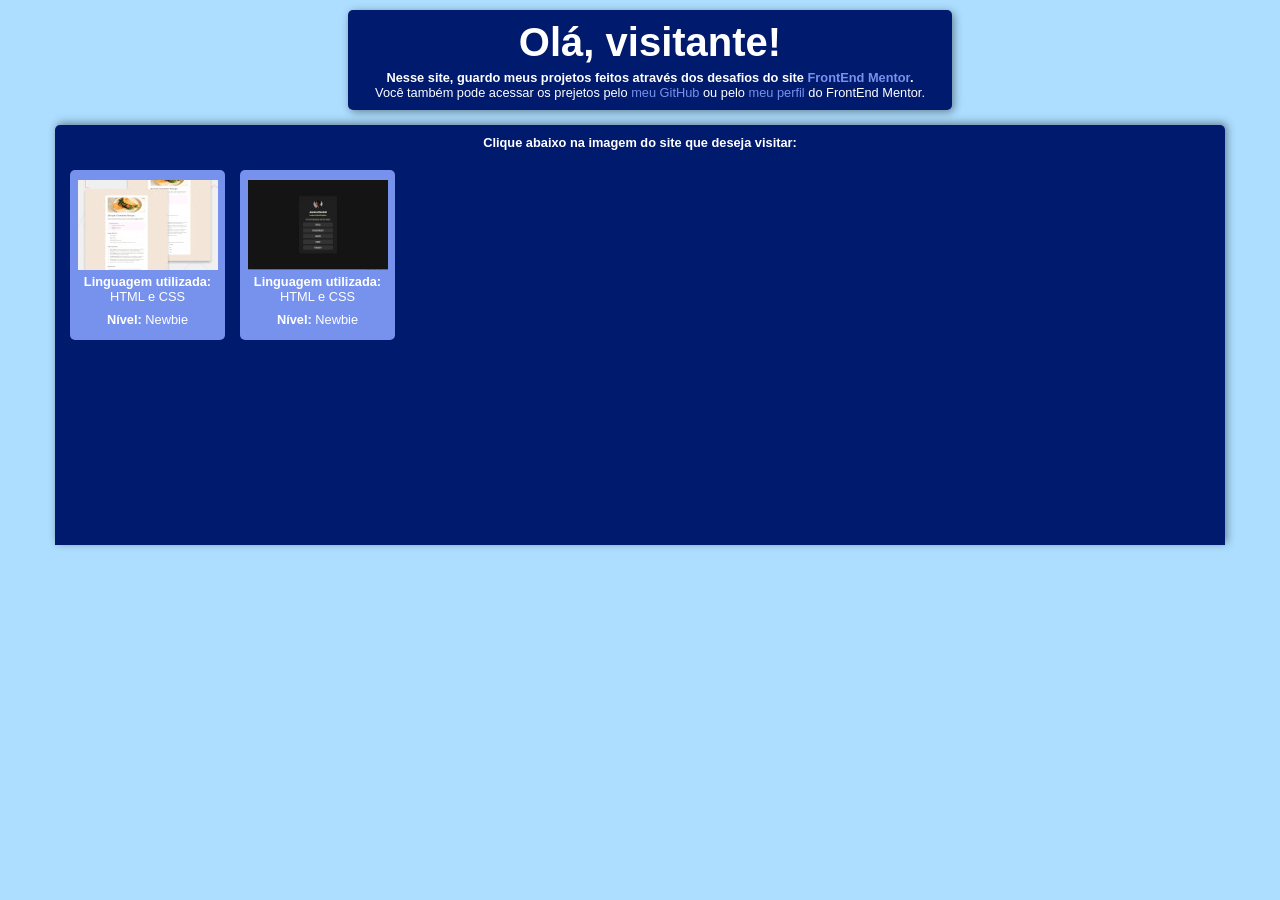
<file: FrontEnd/frontendmentor/index.html>
<!DOCTYPE html>
<html lang="pt-br">
<head>
    <meta charset="UTF-8">
    <meta name="viewport" content="width=device-width, initial-scale=1.0">
    <title>Meus Desafios do FrontEnd</title>
    <link rel="shortcut icon" href="assets/images/Favicon.png" type="image/x-icon">
    <link rel="stylesheet" href="assets/styles/vars.css">
    <link rel="stylesheet" href="assets/styles/style.css">
    <link rel="stylesheet" href="assets/styles/screen.css" media="screen and (max-width: 600px)" >
</head>
<body>
    <header>
        <h1>Olá, visitante!</h1>
        <h3>Nesse site, guardo meus projetos feitos através dos desafios do site <a href="https://www.frontendmentor.io" target="_blank">FrontEnd Mentor</a>.</h3>
        <p>Você também pode acessar os prejetos pelo <a href="https://github.com/AnaBMaciel" target="_blank">meu GitHub</a> ou pelo <a href="https://www.frontendmentor.io/profile/AnaBMaciel" target="_blank">meu perfil</a> do FrontEnd Mentor.</p>
    </header>
    <main>
        <h3>Clique abaixo na imagem do site que deseja visitar:</h3>
        <div class="info">
            <div class="det">
                <a href="projetos/recipe-page/index.html">
                    <img src="assets/images/capas-dos-projetos/preview-recipe-pagepq.jpg" alt="">
                </a>
                <p><strong>Linguagem utilizada:</strong> HTML e CSS</p>
                <br>
                <p class="level"><strong>Nível:</strong> Newbie</p>
            </div>
            <div class="det">
                <a href="projetos/social-links-profile/index.html">
                    <img src="assets/images/capas-dos-projetos/preview-social-links-profile-pq.jpg" alt="">
                </a>
                <p><strong>Linguagem utilizada:</strong> HTML e CSS</p>
                <br>
                <p class="level"><strong>Nível:</strong> Newbie</p>
            </div>
        </div>
    </main>
</body>
</html>
</file>
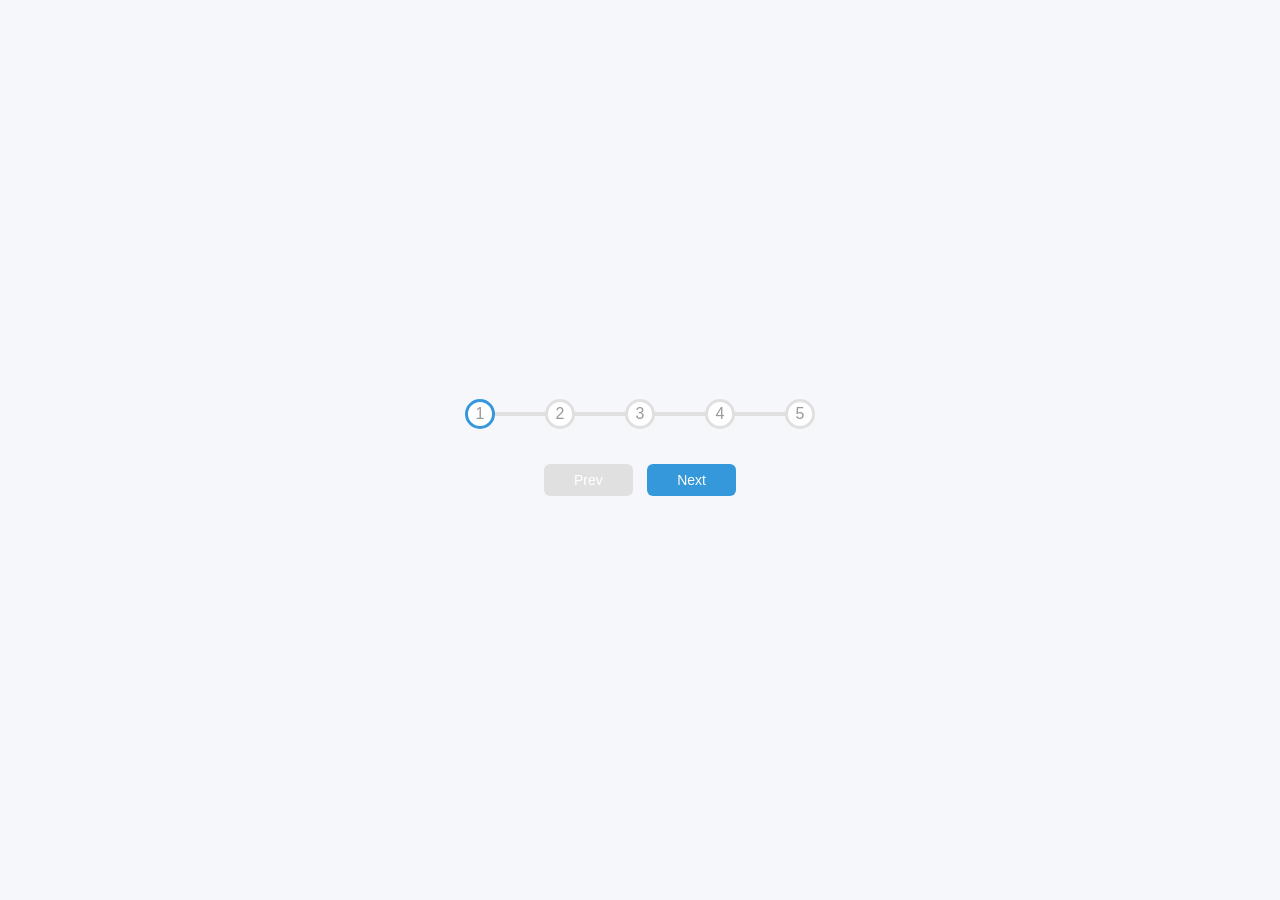
<file: FrontEnd/50daysproject/day-2/index.html>
<!DOCTYPE html>
<html lang="pt-br">
<head>
    <meta charset="UTF-8">
    <meta name="viewport" content="width=device-width, initial-scale=1.0">
    <link rel="stylesheet" href="style.css">
    <title>Progress Steps</title>
</head>
<body>
    <div class="container">
        <div class="progress-container">
            <div class="progress" id="progress"></div>
            <div class="circle active">1</div>
            <div class="circle">2</div>
            <div class="circle">3</div>
            <div class="circle">4</div>
            <div class="circle">5</div>
        </div>

        <button class="btn" id="prev" disabled>Prev</button>
        <button class="btn" id="next">Next</button>
    </div>
    
    <script src="script.js"></script>
</body>
</html>
</file>
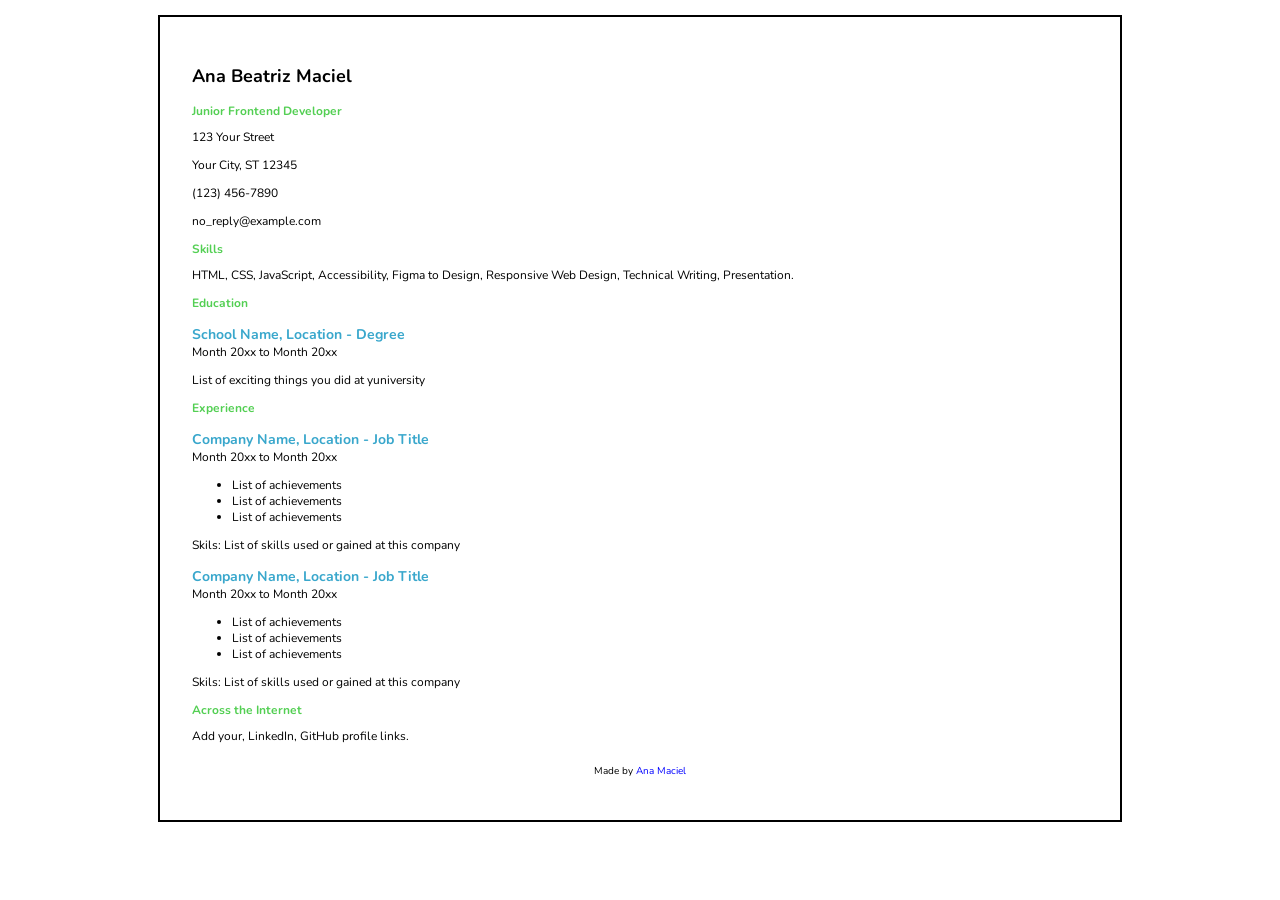
<file: FrontEnd/roadmap.fe/single-page-html-cv-project/index.html>
<!DOCTYPE html>
<html lang="pt-br">
<head>
    <meta charset="UTF-8">
     <meta name="viewport" content="width=device-width, initial-scale=1.0">
    <meta name="description" content="A structured single-page CV for a Intern position">
    <meta name="viewport" content="width=device-width, initial-scale=1.0">
    <title>My CV</title>
    <link rel="stylesheet" href="style.css">
    <link rel="shortcut icon" href="assets/favicon.png" type="image/x-icon">

    <!-- Add OG tags for better social media sharing -->
    <meta property="og:title" content="My CV">
    <meta property="og:description" content="A structured single-page CV for a Junior Frontend Developer position">
    <meta property="og:type" content="website">

    <style>
@import url('https://fonts.googleapis.com/css2?family=Nunito:ital,wght@0,200..1000;1,200..1000&display=swap');
</style>
    
</head>
<body>
    <section>
        <h1>Ana Beatriz Maciel</h1>
        <h2>Junior Frontend Developer</h2>
        <p>123 Your Street</p>
        <p>Your City, ST 12345</p>
        <p>(123) 456-7890</p>
        <p>no_reply@example.com</p>
    </section>

    <section>
        <h2>Skills</h2>
        <p>HTML, CSS, JavaScript, Accessibility, Figma to Design, Responsive Web Design, Technical Writing, Presentation.</p>
    </section>

    <section>
        <h2>Education</h2>
        <h3>School Name, Location - Degree</h3>
        <p>Month 20xx to Month 20xx</p>
        <p>List of exciting things you did at yuniversity</p>
    </section>

    <section>
        <h2>Experience</h2>
        <h3>Company Name, Location - Job Title</h3>
        <p>Month 20xx to Month 20xx</p>
        <ul>
            <li>List of achievements</li>
            <li>List of achievements</li>
            <li>List of achievements</li>   
        </ul>
        <p>Skils: List of skills used or gained at this company</p>
        
        <h3>Company Name, Location - Job Title</h3>
        <p>Month 20xx to Month 20xx</p>
        <ul>
            <li>List of achievements</li>
            <li>List of achievements</li>
            <li>List of achievements</li>   
        </ul>
        <p>Skils: List of skills used or gained at this company</p>
    </section>

    <h2>Across the Internet</h2>
    <p>Add your, LinkedIn, GitHub profile links.</p>

    <footer>
        <p>Made by <a href="https://github.com/AnaBMaciel" target="_blank">Ana Maciel</a></p>
    </footer>

</body>
</html>
</file>
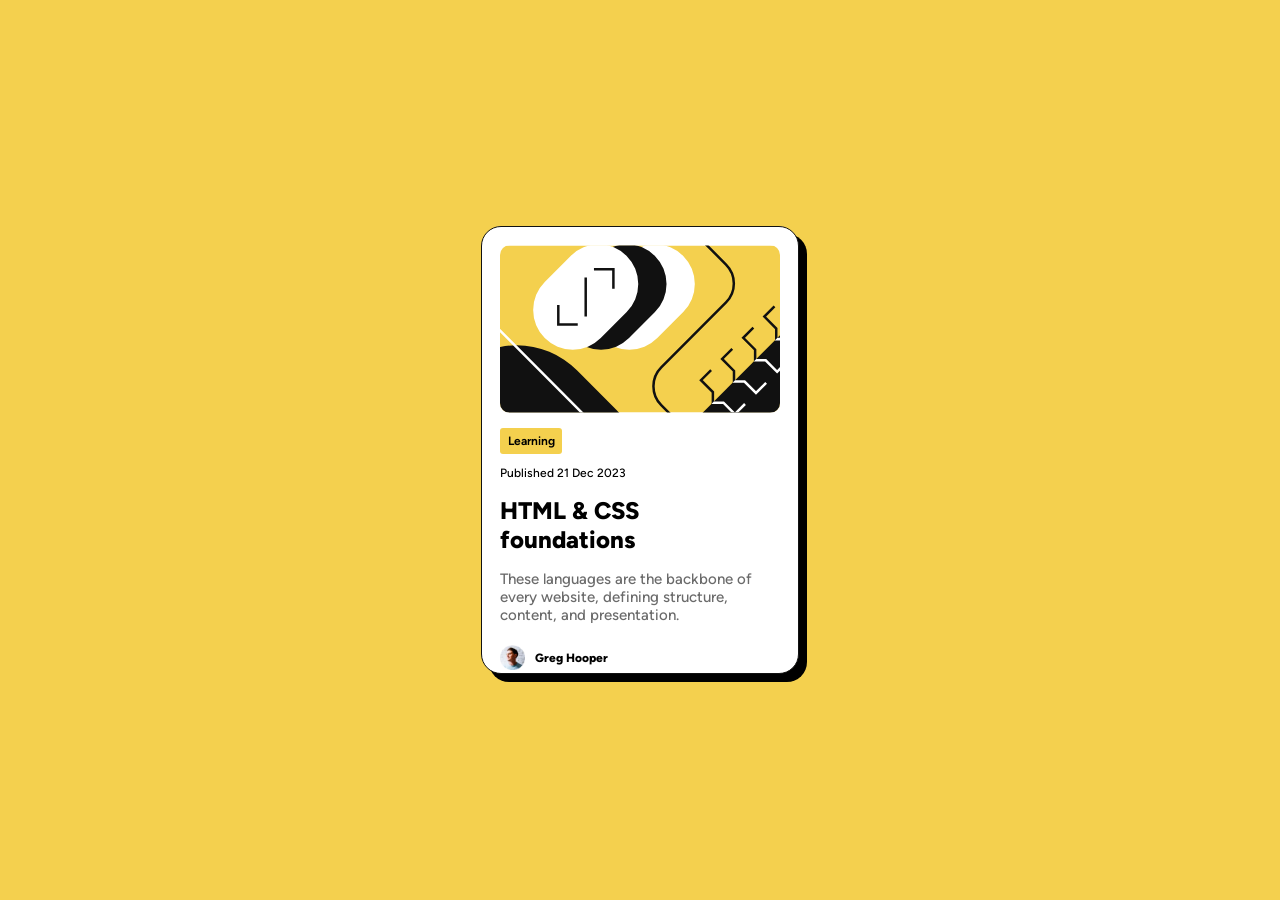
<file: FrontEnd/frontendmentor/projetos/blog-preview-card/index.html>
<!DOCTYPE html>
<html lang="pt-br">
<head>
    <meta charset="UTF-8">
    <meta name="viewport" content="width=device-width, initial-scale=1.0">
    <link rel="shortcut icon" href="assets/images/favicon-32x32.png" type="image/x-icon">
    <link rel="stylesheet" href="styles/style.css">
    <link rel="stylesheet" href="styles/style-mobile.css" media="(max-width: 468px)">
    <title>Blog Preview Card</title>
</head>
<body>
    <main>
        <img src="assets/images/illustration-article.svg" alt="a design illustration with abstract shapes with the colors white, black and yellow" id="card" class="content">
        <p id="learning" class="content">Learning</p>
        <p id="date" class="content">Published 21 Dec 2023</p>
        <h1 class="content">HTML & CSS foundations</h1>
        <p class="content" id="paragraph">These languages are the backbone of every website, defining structure, content, and presentation.</p>
        <div id="author" class="content">
            <img src="assets/images/image-avatar.webp" alt="a photo of a young white man with brown hair" id="avatar">
            <p>Greg Hooper</p>
        </div>
    </main>
</body>
</html>
</file>
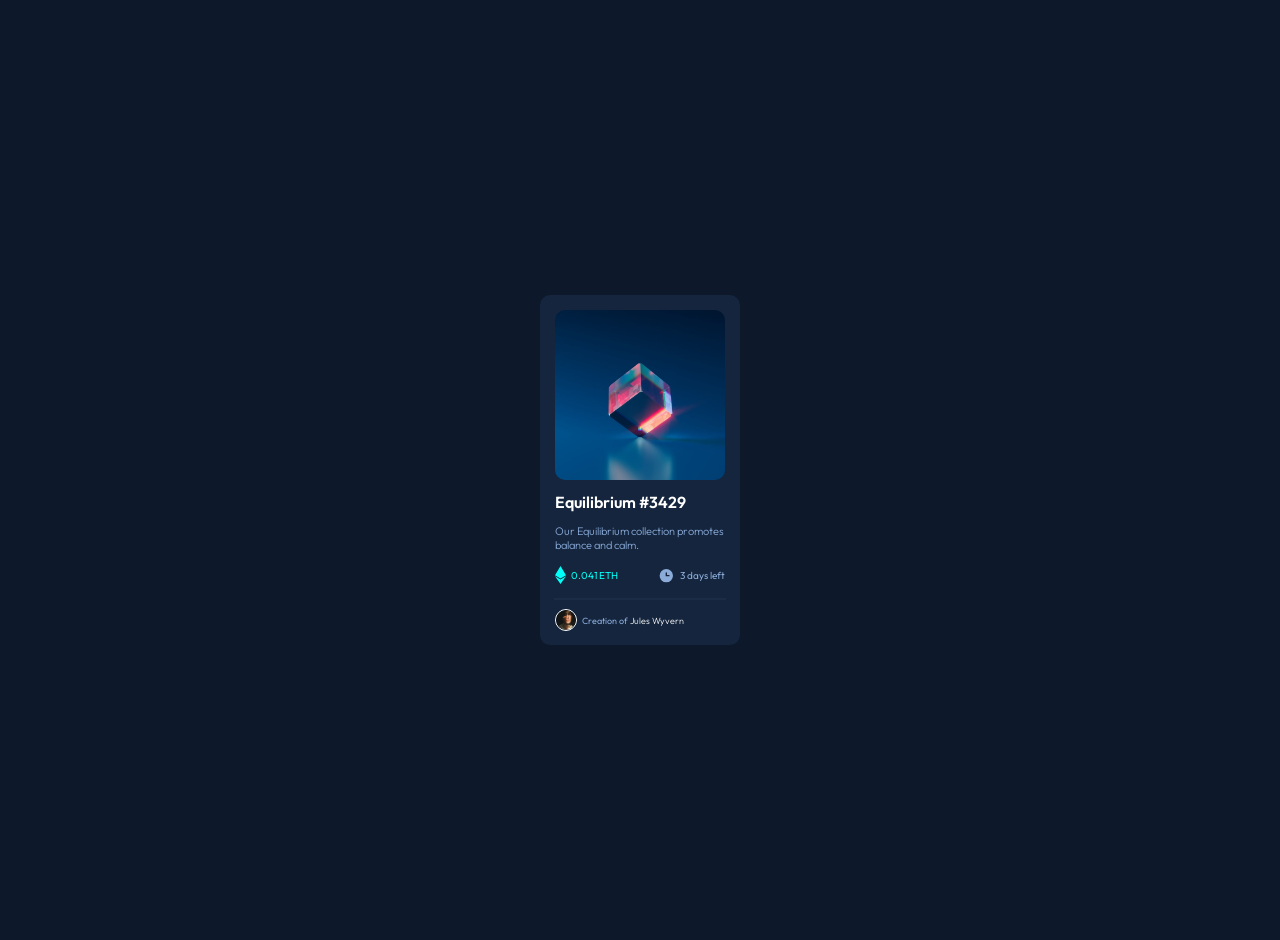
<file: FrontEnd/frontendmentor/projetos/nft-card/index.html>
<!DOCTYPE html>
<html lang="pt-br">
<head>
    <meta charset="UTF-8">
    <meta name="viewport" content="width=device-width, initial-scale=1.0">
    <title>NFT Card</title>
    <link rel="icon" href="assets/images/favicon-32x32.png" type="image/x-icon">
    <link rel="stylesheet" href="assets/styles/vars.css">
    <link rel="stylesheet" href="assets/styles/style.css">
</head>

<body>
    <main>
        <div class="img"><img class="nft-image" src="assets/images/image-equilibrium.jpg">

         <div class="eye">
            <img src="assets/images/icon-view.svg">
        </div>
        </div>
       
        <div class="text">
            <a class="link" href="">Equilibrium #3429</a>
            <p>Our Equilibrium collection promotes balance and calm.</p>
        </div>
        <div class="price-time">
            <div class="price">
                <img src="assets/images/icon-ethereum.svg">
                <p>0.041 ETH</p>
            </div>
            <div class="time">
                <img src="assets/images/icon-clock.svg">
                <p>3 days left</p>
            </div>
        </div>
        <hr class="line">
        <div class="author">
            <img src="assets/images/image-avatar.png">
            <p>Creation of <a class="link" href="">Jules Wyvern</a></p>
        </div>
    </main>
</body>
</html>
</file>
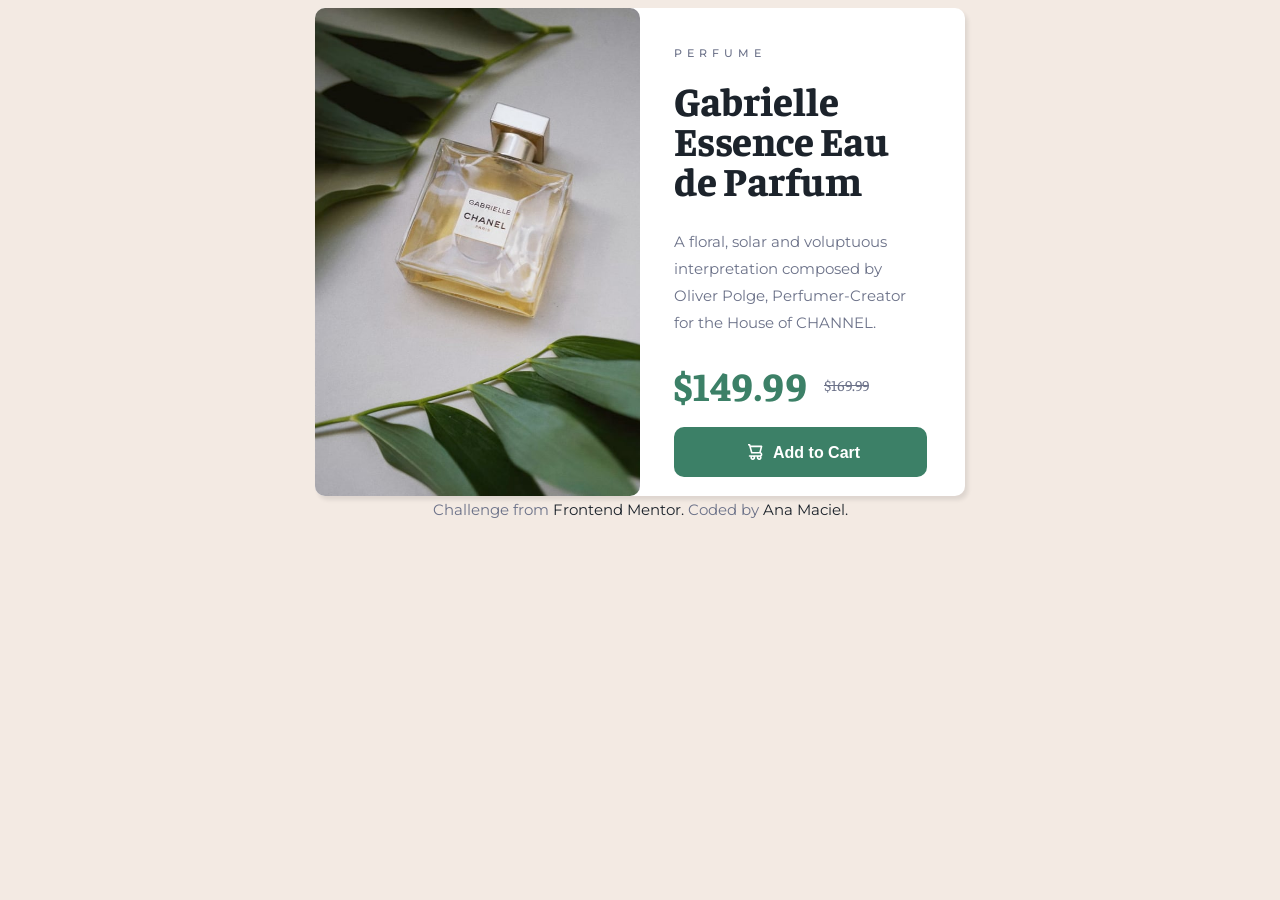
<file: FrontEnd/frontendmentor/projetos/product-preview-card-component-main/index.html>
<!DOCTYPE html>
<html lang="pt-br">
<head>
    <meta charset="UTF-8">
    <meta name="viewport" content="width=device-width, initial-scale=1.0">
    <link rel="shortcut icon" href="assets/images/favicon-32x32.png" type="image/x-icon">
    <link rel="stylesheet" href="assets/styles/vars.css">
    <link rel="stylesheet" href="assets/styles/style.css">
    <link rel="stylesheet" href="assets/styles/style-mobile.css" media="screen and (max-width: 468px)" >

    <!-- Adding some fonts from Google Fonts -->
     <link rel="preconnect" href="https://fonts.googleapis.com">
    <link rel="preconnect" href="https://fonts.gstatic.com" crossorigin>
    <link href="https://fonts.googleapis.com/css2?family=Faustina:ital,wght@0,300..800;1,300..800&family=Montserrat:ital,wght@0,100..900;1,100..900&display=swap" rel="stylesheet">
    
    <title>Product preview card component main</title>
</head>
<body>
    <main>
        <picture> 
            <source 
            media="(max-width: 767px)" 
            srcset="assets/images/image-product-mobile.jpg">
            <img id="desktop" src="assets/images/image-product-desktop.jpg" alt="a bottle of perfume">
        </picture>

        <section>
            <h2>Perfume</h2>
            <h1>Gabrielle Essence Eau de Parfum</h1>
            <p id="describe">A floral, solar and voluptuous interpretation composed by Oliver Polge, Perfumer-Creator for the House of CHANNEL.</p>
            <div id="price">
                <p id="new">$149.99</p>
                <p id="old">$169.99</p>
            </div>
            <button>
                <img src="assets/images/icon-cart.svg" alt="a draw of a shopping cart">
                <p>Add to Cart</p>
            </button>
        </section>
    </main>

    <footer>
        <p>Challenge from <a href="https://www.frontendmentor.io/challenges">Frontend Mentor.</a> Coded by <a href="https://github.com/AnaBMaciel">Ana Maciel.</a></p>
    </footer>
</body>
</html>
</file>
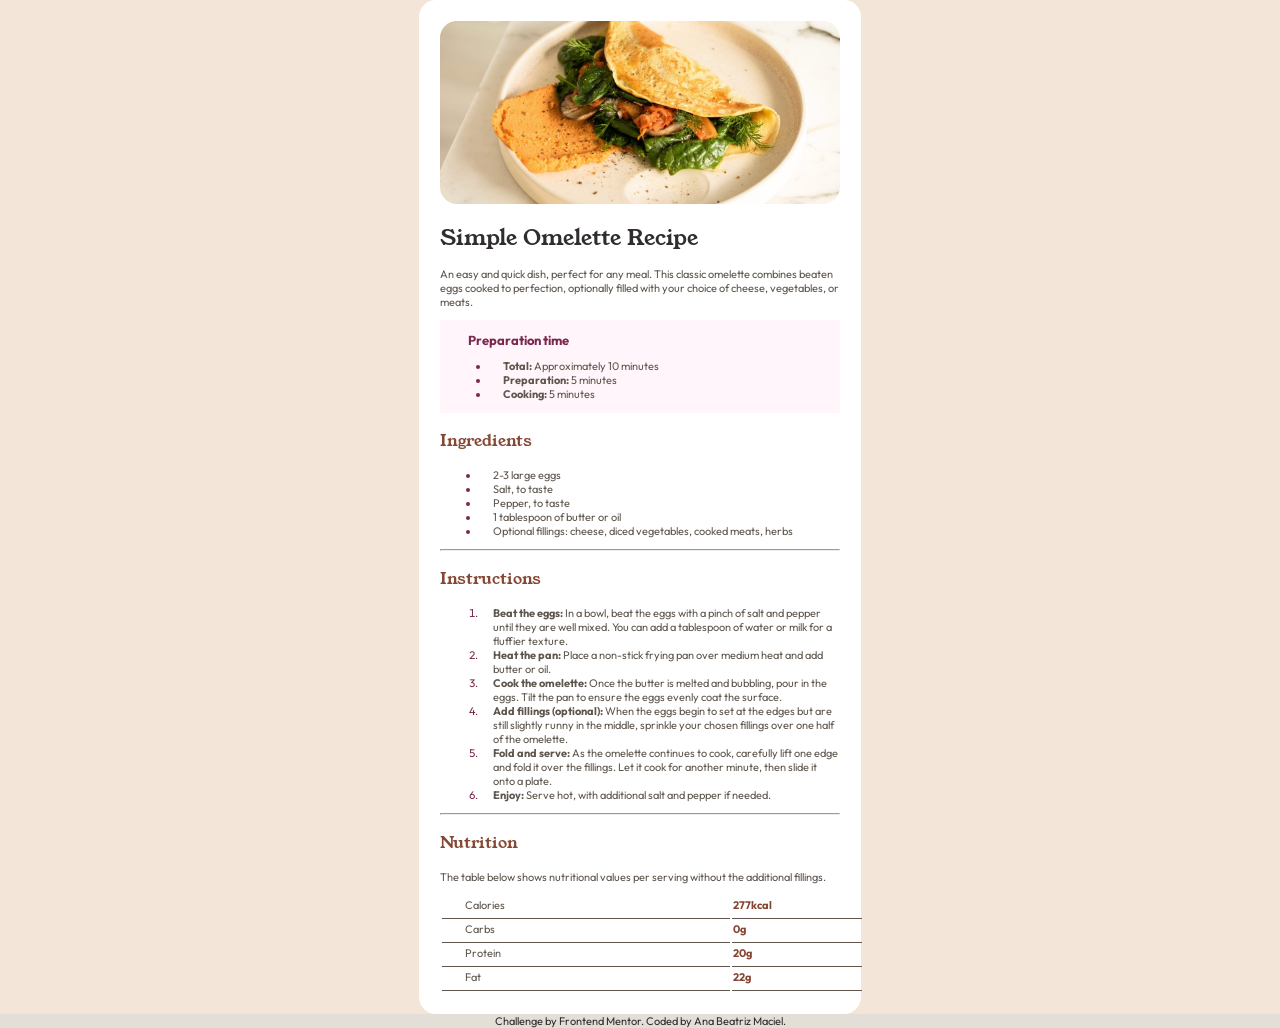
<file: FrontEnd/frontendmentor/projetos/recipe-page/index.html>
<!DOCTYPE html>
<html lang="pt-br">
<head>
    <meta charset="UTF-8">
    <meta name="viewport" content="width=device-width, initial-scale=1.0">
    <title>Recipe Page</title>
    <link rel="stylesheet" href="style.css">
    <link rel="shortcut icon" href="images/favicon-32x32.png" type="image/x-icon">
</head>
<body>
    <main>
        <img src="images/image-omelette.jpeg" alt="Imagem de uma omelete recheada">
        <h1>Simple Omelette Recipe</h1>

        <p>An easy and quick dish, perfect for any meal. This classic omelette combines beaten eggs cooked to perfection, optionally filled with your choice of cheese, vegetables, or meats.</p> 
        
        <aside>
            <h2>Preparation time</h2> 
            <ul>
                <li><strong>Total:</strong> Approximately 10 minutes </li>
                <li><strong>Preparation:</strong> 5 minutes </li>
                <li><strong>Cooking:</strong> 5 minutes</li>
            </ul> 
        </aside>
        
        <h3>Ingredients</h3> 
            <ul>
                <li>2-3 large eggs</li>
                <li>Salt, to taste</li>
                <li>Pepper, to taste</li>
                <li>1 tablespoon of butter or oil</li>
                <li>Optional fillings: cheese, diced vegetables, cooked meats, herbs</li>
            </ul>
        <hr>
        <h3>Instructions</h3> 
        <ol>
            <li><strong>Beat the eggs:</strong> In a bowl, beat the eggs with a pinch of salt and pepper until they are well mixed. You can add a tablespoon of water or milk for a fluffier texture.</li>
            <li><strong>Heat the pan:</strong> Place a non-stick frying pan over medium heat and add butter or oil.</li>
            <li><strong>Cook the omelette:</strong> Once the butter is melted and bubbling, pour in the eggs. Tilt the pan to ensure the eggs evenly coat the surface.</li>
            <li><strong>Add fillings (optional):</strong> When the eggs begin to set at the edges but are still slightly runny in the middle, sprinkle your chosen fillings over one half of the omelette.</li>
            <li><strong>Fold and serve:</strong> As the omelette continues to cook, carefully lift one edge and fold it over the fillings. Let it cook for another minute, then slide it onto a plate.</li>
            <li><strong>Enjoy:</strong> Serve hot, with additional salt and pepper if needed.</li>
        </ol>
        <hr>
        <h3>Nutrition</h3>
         <p>The table below shows nutritional values per serving without the additional fillings.</p>
         <table>
            <tr>
                <td class="coluna1">Calories</td>
                <td class="coluna2">277kcal</td>
            </tr>
            <tr>
                <td class="coluna1">Carbs</td>
                <td class="coluna2">0g</td>
            </tr>
            <tr>
                <td class="coluna1">Protein</td>
                <td class="coluna2">20g</td>
            </tr>
            <tr>
                <td class="coluna1">Fat</td>
                <td class="coluna2">22g</td>
            </tr>
         </table>
    </main>
    <footer>Challenge by <a href="https://www.frontendmentor.io/">Frontend Mentor</a>. Coded by <a href="https://github.com/AnaBMaciel">Ana Beatriz Maciel</a>.</footer>
</body>
</html>
</file>
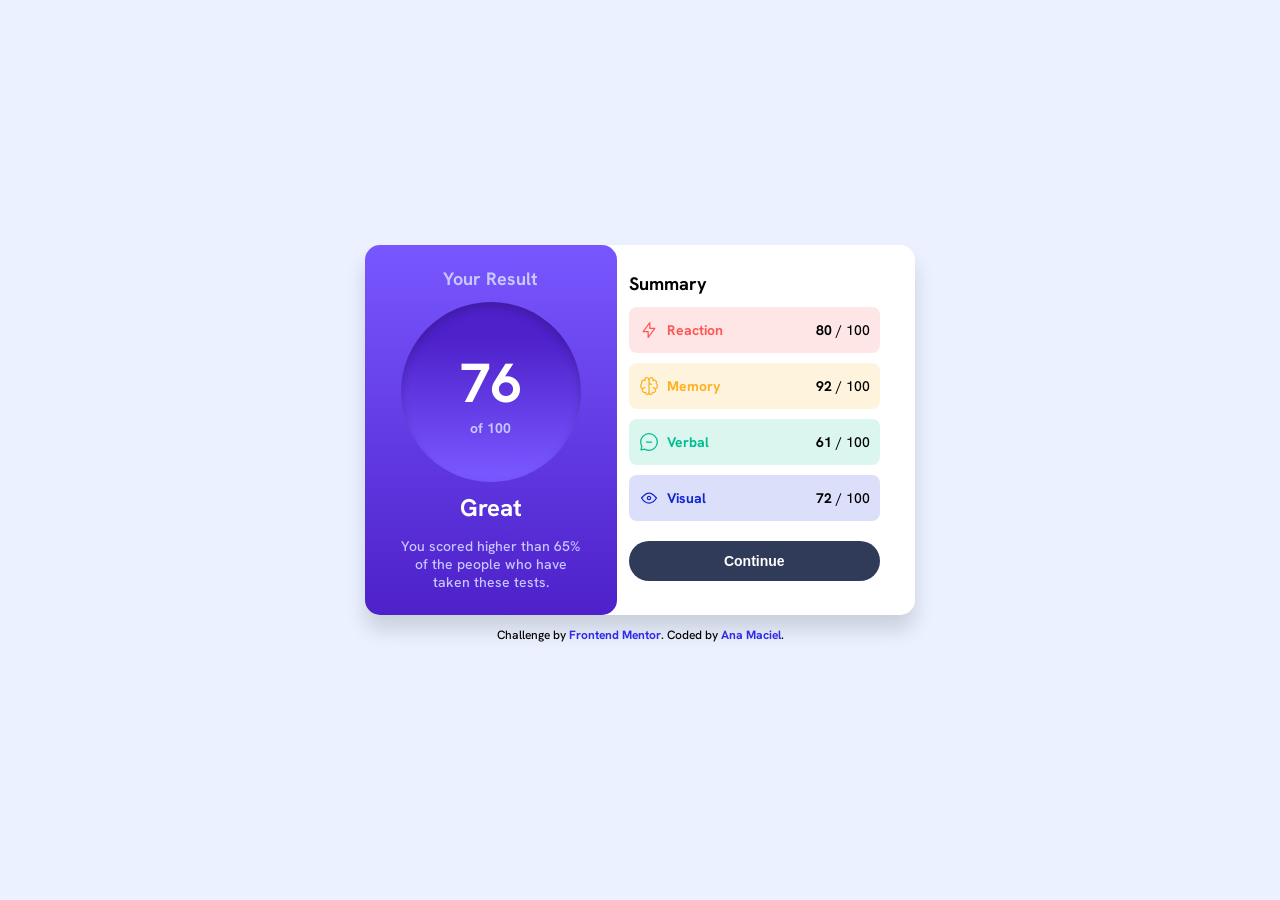
<file: FrontEnd/frontendmentor/projetos/result-summary-component/index.html>
<!DOCTYPE html>
<html lang="pt-br">
<head>
    <meta charset="UTF-8">
    <meta name="viewport" content="width=device-width, initial-scale=1.0">
    <title>Results summary component</title>
    <link rel="stylesheet" href="styles/vars.css">
    <link rel="stylesheet" href="styles/style.css">
    <link rel="stylesheet" href="styles/style-mobile.css">
    <link rel="shortcut icon" href="assets/images/favicon-32x32.png" type="image/x-icon">
</head>
<body>
    <main>
        <div id="result">
          <h1>Your Result</h1>  
            <div id="circle">
                <span id="score">76</span>
                <span id="total">of 100</span>
            </div>
          <h2>Great</h2>
          <p>You scored higher than 65% of the people who have taken these tests.</p>
        </div>
        <div id="summary">
            <h1>Summary</h1>
            <div>
                <div id="reaction" class="summary">
                    <div class="img">
                        <img src="assets/images/icon-reaction.svg" alt="">
                        <p><span id="reaction-color">Reaction</span></p>
                    </div>
                    <p><span class="bold">80</span> / 100</p>
                </div>
                <div id="memory" class="summary">
                    <div class="img">
                        <img src="assets/images/icon-memory.svg" alt="imagem de um cérebro amarelo">
                        <p><span id="memory-color">Memory</span></p>
                    </div>
                    <p><span class="bold">92</span> / 100</p>
                </div>
                <div id="verbal" class="summary">
                    <div class="img">
                        <img src="assets/images/icon-verbal.svg" alt="">
                        <p><span id="verbal-color">Verbal</span></p>
                    </div>
                    <p><span class="bold">61</span> / 100</p>
                </div>
                <div id="visual" class="summary">
                    <div class="img">
                        <img src="assets/images/icon-visual.svg" alt="">
                        <p><span id="visual-color">Visual</span></p>
                    </div>
                    <p><span class="bold">72</span> / 100</p>
                </div>
                <button>Continue</button>
            </div>  
            
        </div>
        
    </main>

    <footer>
        <p>Challenge by <a href="https://www.frontendmentor.io?ref=challenge" target="_blank">Frontend Mentor</a>. 
        Coded by <a href="https://github.com/AnaBMaciel" target="_blank">Ana Maciel</a>.</p>
    </footer>
</body>
</html>
</file>
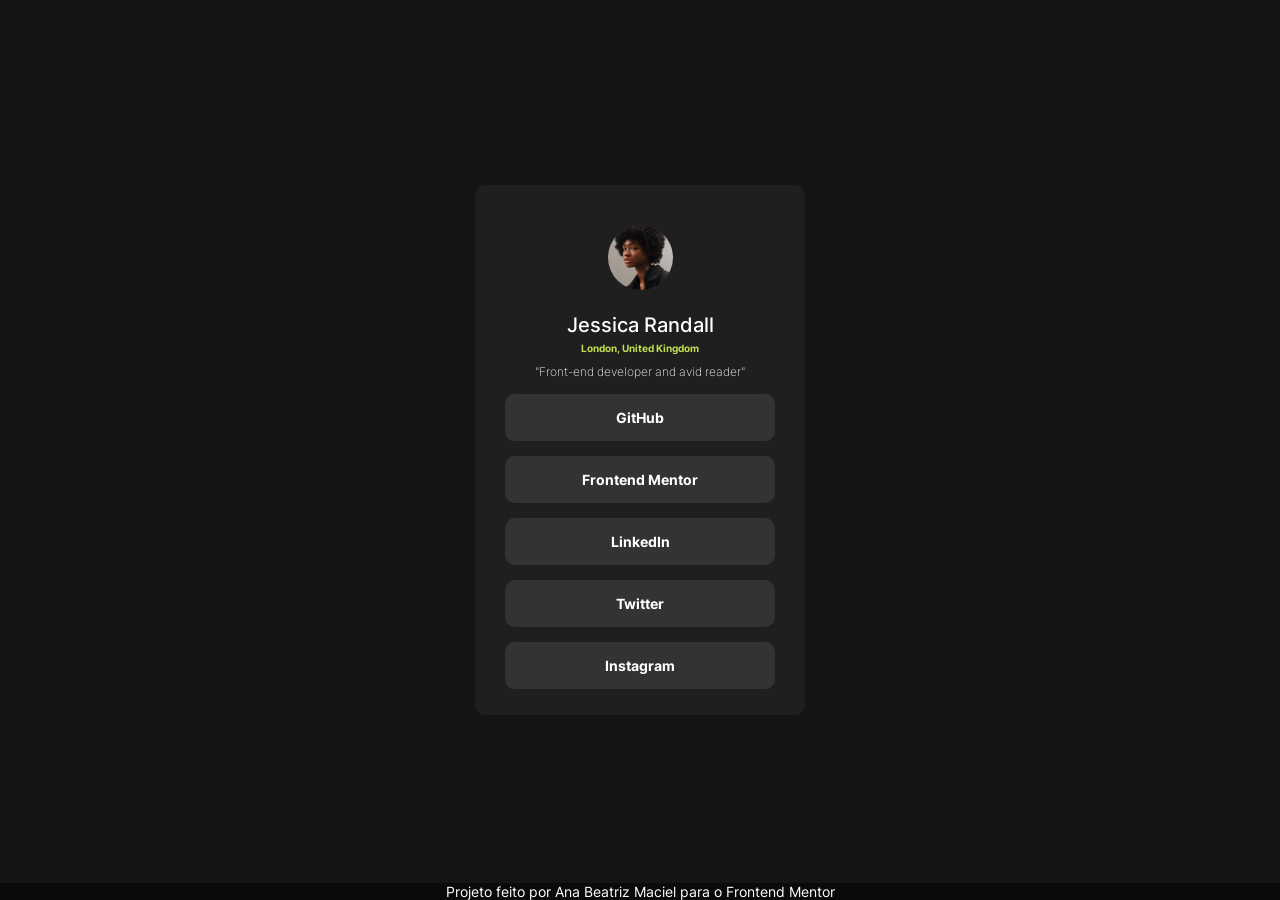
<file: FrontEnd/frontendmentor/projetos/social-links-profile/index.html>
<!DOCTYPE html>
<html lang="pt-br">
<head>
    <meta charset="UTF-8">
    <meta name="viewport" content="width=device-width, initial-scale=1.0">
    <title>Social Links Profile</title>
    <link rel="shortcut icon" href="assets/images/favicon-32x32.png" type="image/x-icon">
    <link rel="stylesheet" href="styles/vars.css">
    <link rel="stylesheet" href="styles/style.css">
</head>
<body>
    <main>
        <img src="assets/images/avatar-jessica.jpeg" alt="foto de perfil">
        <h1>Jessica Randall</h1>

        <h3>London, United Kingdom</h3>

        <p>"Front-end developer and avid reader"</p>

            <a href="https://www.github.com" class="button-style">GitHub</a>
            <a href="https://www.frontendmentor.io/" class="button-style">Frontend Mentor</a>
            <a href="https://www.linkedin.com" class="button-style">LinkedIn</a>
            <a href="https://www.twitter.com" class="button-style">Twitter</a>
            <a href="https://www.instagram.com" class="button-style">Instagram</a>
    </main>
    <footer>
        <p>Projeto feito por <a href="https://github.com/AnaBMaciel">Ana Beatriz Maciel</a> para o <a href="https://www.frontendmentor.io/">Frontend Mentor</a></p>
    </footer>
</body>
</html>
</file>
<file: FrontEnd/frontendmentor/assets/styles/vars.css>
@charset "UTF-8";

* {
    margin: 0;
    padding: 0;
}

@import url('https://fonts.googleapis.com/css2?family=Noto+Sans:ital,wght@0,100..900;1,100..900&display=swap');

:root{
    /* Cores */
        --cor001: #001A6E;
        --cor002: #415FC3;
        --cor003: #7792ED;
        --cor004: #ADDEFF;
        --preto: #000;
        --branco: #fff;
        --cor007: #f6fcff;
}
</file>
<file: FrontEnd/frontendmentor/assets/styles/style.css>
@charset "UTF-8";

html, body{
    background-color: var(--cor004);
    font-family: "Noto Sans", sans-serif;
    font-size: 1em;
}

body{
    position: relative;
}

body a{
    text-decoration: none;
    color: var(--cor003);
}

header{
    background-color: var(--cor001);
    box-shadow: 2px 2px 8px rgba(0, 0, 0, 0.418);
    color: var(--branco);
    text-align: center;
    margin: 10px;
    padding: 10px 2px;
    border-radius: 5px;
    position: absolute;
    left: 50%;
    transform: translateX(-50%);
    width: 80%;
    max-width: 600px;
}

header h1{
    font-size: 2.5em;
}

header h3{
    padding-top: 5px;
}

header p, h3{
    font-size: .8em;
}

main{
    background-color: var(--cor001);
    box-shadow: 2px -2px 8px rgba(0, 0, 0, 0.418);
    color: var(--branco);
    text-align: center;
    padding: 10px 15px;
    border-radius: 5px 5px 0 0;
    margin-top: 125px;
    position: absolute;
    left: 50%;
    transform: translateX(-50%);
    width: 100%;
    max-width: 1140px;
    min-height: 400px;
}

main div.info{
    display: flex;
    margin-top: 20px;
    gap: 15px;
    flex-wrap: wrap;
}

main div.det{
    background-color: var(--cor003);
    border-radius: 5px;
    width: 155px;
    height: 170px;
}

.det img{
    margin-top: 10px;
    background-color: var(--cor001);
    width: 140px;
    height: 90px;
}

.det p{
    font-size: .8em;
    margin: 0 5px -10px 5px;
}
</file>
<file: FrontEnd/frontendmentor/assets/styles/screen.css>
@charset "UTF-8";

header{
    position: fixed;    /* Torna o header fixo na parte superior */
    top: 0;             /* Fixa no topo */
    left: 0;            /* Acomoda no lado esquerdo da tela */
    transform: none;    /* Remove a transformação */
    width: 100%;        /* Faz o header ocupar toda a largura da tela */
    margin: 0;          /* Remove as margens */
    padding: 10px;      /* Mantém o padding */
    border-radius: 0;   /* Remove o border-radius para que o header fique retangular */
}
</file>
<file: FrontEnd/50daysproject/day-2/style.css>
:root {
    --line-border-fill: #3498db;
    --line-border-empty: #e0e0e0;
}

* {
    box-sizing: border-box;
}

body {
    background-color: #f6f7fb;
    font-family: 'Poppins', sans-serif;
    display: flex;
    justify-content: center;
    align-items: center;
    height: 100vh;
    margin: 0;
    overflow: hidden;
}

.container {
    text-align: center;
}

.progress-container {
    display: flex;
    justify-content: space-between;
    position: relative;
    margin-bottom: 30px;
    max-width: 100%;
    width: 350px;
}

.progress-container::before {
    content: '';
    background-color: var(--line-border-empty);
    position: absolute;
    top: 50%;
    left: 0;
    transform: translateY(-50%);
    height: 4px;
    width: 100%;
    z-index: -1;
}

.progress {
    background-color: var(--line-border-fill);
    position: absolute;
    top: 50%;
    left: 0;
    transform: translateY(-50%);
    height: 4px;
    width: 0%;
    z-index: -1;
    transition: .4s ease;
}

.circle {
    background-color: white;
    color: #999;
    border-radius: 50%;
    height: 30px;
    width: 30px;
    display: flex;
    align-items: center;
    justify-content: center;
    border: 3px solid var(--line-border-empty);
    transition: .4s ease;
}

.circle.active{
    border-color: var(--line-border-fill);
}

.btn {
    background-color: var(--line-border-fill);
    color: white;
    border: none;
    border-radius: 6px;
    padding: 8px 30px;
    font-size: 14px;
    cursor: pointer;
    margin: 5px;
}

.btn:active{
    transform: scale(0.98);
}

.btn:focus{
    outline: none;
}

.btn:disabled{
    background-color: var(--line-border-empty);
    cursor: not-allowed;
}
</file>
<file: FrontEnd/roadmap.fe/single-page-html-cv-project/style.css>
/* Importing a font from Google Fonts */
.nunito {
  font-family: "Nunito", sans-serif;
  font-optical-sizing: auto;
  font-weight: weight(200 1000);
  font-style: normal;
}

body{
    max-width: 70vw;
    margin: 0 auto;
    border: 2px solid black;
    padding: 2rem;
    margin-top: 15px;
    font-family: "Nunito", serif;
    font-size: 12px;
}

h2{
    color: rgb(83, 207, 83);
    font-size: 12px;

}

h3{
    color: rgb(57, 167, 204);
    margin-bottom: 0px;
}

p{
    margin-top: 0px;
}

footer{
    text-align: center;
    margin-top: 20px;
    font-size: 10px;
}

a{
    text-decoration: none;
    color: blue;
}
</file>
<file: FrontEnd/frontendmentor/projetos/blog-preview-card/styles/style.css>
@charset "UTF-8";

/* Adding a external font */
@font-face {
    font-family: standard;
    src: url(../assets/fonts/Figtree-VariableFont_wght.ttf) format("truetype");
    font-weight: 500 800;
}

/* Adding some colors vars*/
:root{
    --yellow: hsl(47, 88%, 63%);
    --light-gray:hsl(0, 0%, 42%);
    --dark-gray:hsl(0, 0%, 7%);
}

body {
    background-color: var(--yellow);
    font-family: standard, sans-serif;
    font-size: 12px;
    /*Centering the main with flexbox*/
    display: flex;
    justify-content: center;
    align-items: center;
    min-height: 100vh;
    flex-wrap: wrap;
    margin: 0;
}

main{
    background-color: white;
    width: 280px;
    height: 410px;
    padding: 18px;
    border-radius: 20px;
    border: 1px solid var(--dark-gray);
    box-shadow: 8px 8px black;
}

main h1{
    font-weight: 800;
}

.content{
    max-width: 100%;
}

#card{
    border-radius: 10px;
}

#learning{
    background-color: var(--yellow);
    padding: 6px;
    border-radius: 3px;
    font-weight: 650;
    width: 50px;
    text-align: center;
}

#paragraph{
    color: var(--light-gray);
    font-size: 15px;
}

#author{
    display: flex;
    align-items: center;
}

#author img{
    width: 25px;
    height: 25px;
}

#author p{
    margin-left: 10px;
    font-weight: 800;
}
</file>
<file: FrontEnd/frontendmentor/projetos/blog-preview-card/styles/style-mobile.css>
@charset "UTF-8";

@media screen and (max-width: 400px) {
    
}
</file>
<file: FrontEnd/frontendmentor/projetos/nft-card/assets/styles/vars.css>
@import url('https://fonts.googleapis.com/css2?family=Outfit:wght@100..900&display=swap');

:root {
    --blue-500: hsl(215, 51%, 70%);
    --cyan-400: hsl(178, 100%, 50%);
    --blue-950: hsl(217, 54%, 11%);
    --blue-900: hsl(216, 50%, 16%);
    --blue-800: hsl(215, 32%, 27%);    
}

/*
- Weights: 300, 400, 600
- Font size (paragraph): 18px
*\
</file>
<file: FrontEnd/frontendmentor/projetos/nft-card/assets/styles/style.css>
body{
    font-family: 'Outfit', sans-serif;
    font-size: 18px;
    background-color: var(--blue-950);
    display: flex;
    justify-content: center;
    align-items: center;
    min-height: 100vh;
    margin: 0;
    padding: 20px;
}

div.img{
    position: relative;
    width: 85%;
    margin-top: 15px;
} 

div.img img{
    width: 100%;
    border-radius: 10px;
}

div.eye{
    position: absolute;
    top: 0;
    left: 0;
    width: 100%;
    height: 97%;
    display: flex;
    justify-content: center;
    align-items: center;
    background-color: hsla(178, 100%, 50%, 0.356);
    opacity: 0;
    transition: .3s;
    border-radius: 10px;
}

div.eye img{
    width: 20%;
    height: 20%;
}

main{
    display: flex;
    align-items: center;
    justify-content: flex-start;
    flex-direction: column;
    background-color: var(--blue-900);
    width: 200px;
    height: 350px;
    overflow: hidden;
    border-radius: 10px;
}

.text{
    margin-left: 15px;
    margin-top: 5px;
}

main .text .link{
    color: white;
    font-size: 16px;
    text-decoration: none;
    font-weight: 600;
}
 main .text p{
    color: var(--blue-500);
    font-size: 11px;
    font-weight: 300;
 }

 div.price-time{
    display: flex;
    justify-content: space-between;
    height: 7%;
    width: 85%;
}

div.price-time .price p{
    color: var(--cyan-400);
    font-size: 10px;
    display: inline-block;
    margin-left: 5px;
}

div.price{
    display: flex;
    align-items: center;
}

div .time{
    display: flex;
    align-items: center;
}

div.price-time .time p{
    color:var(--blue-500);
    font-size: 10px;
    margin-left: 5px;
}

.line{
    width: 85%;
    border: 0.5px solid hsla(215, 52%, 70%, 0.055);
    margin-top: 10px;
    margin-bottom: 10px;
}

div.author{
    display: flex;
    align-items: center;
    width: 85%;
    height: 6%;
}

div.author img{
    width: 20px;
    height: 20px;
    border-radius: 50%;
    border: 1px solid white;  
}

div.author p{
    color: var(--blue-500);
    font-size: 9px;
    margin-left: 5px;
}

div.author a{
    color: white;
    text-decoration: none;
    font-weight: 300;
}

div.eye:hover{
    opacity: 1;
}

a.link:hover{
    color: var(--cyan-400);
}

@media (max-width: 600px){
    main{
        width: 85%;
        height: 80%;
    }

    main .text{
        margin-left: 25px;
    }
    
    main .text .link {
        font-size: 22px;
    }

    main .text p{
        font-size: 16px;
    }
    
    main .price-time .price p{
        font-size: 16px;
    }

    main .price-time .time p{
        font-size: 16px;
    }

    main .author p{
        font-size: 16px;
    }

    main .author img{
        width: 30px;
        height: 30px;
    }
}
</file>
<file: FrontEnd/frontendmentor/projetos/product-preview-card-component-main/assets/styles/vars.css>
/* Colors */
:root {
    --cream: #F3EAE3;
    --black: #1C232B;
    --grey: #6C7289;
    --white: #FFFFFF;
    --green: #3C8067;
}
</file>
<file: FrontEnd/frontendmentor/projetos/product-preview-card-component-main/assets/styles/style.css>
body{
    background-color: var(--cream);
    display: flex;
    justify-content: center;
    align-items: center;
    flex-direction: column;
    font-family: "Montserrat", sans-serif;
}

main{
    width: 650px;
    height: 488px;
    background-color: white;
    box-shadow: 3px 4px 4px rgba(0, 0, 0, 0.09);
    margin: 0 auto;
    border-radius: 10px;
    display: flex;
}

#desktop{
    width: 325px;
    border-radius: 10px;
}

section{
    width: 253px;
    height: 415px;
    margin: 38px 34px;
}

h2{
    font-size: 11px;
    text-transform: uppercase;
    letter-spacing: 5px;
    color: var(--grey);
    font-weight: 500;
    margin: 0;
}

h1{
    font-family: "Faustina", serif;
    color: var(--black);
    font-weight: 800;
    font-size: 40px;
    line-height: 40px;
    margin: 20px 0 28px 0;
}

p{
    font-size: 15px;
    color: var(--grey);
    margin: 0;
    line-height: 27px;
}

div#price{
    display: flex;
    flex-direction: row;
    font-family: "Faustina", serif;
    margin: 35px 0 29px 0;
    align-items: center;
}

div#price p#new{
    font-size: 40px;
    color: var(--green);
    font-weight: 800;
    margin-right: 16px;
}

div#price p#old{
    font-size: 15px;
    color: var(--grey);
    text-decoration: line-through;
}

button{
    display: flex;
    align-items: center;
    width: 253px;
    height: 50px;
    background-color: var(--green);
    border: none;
    border-radius: 10px;
    cursor: pointer;
}

button img{
    margin-left: 68px;
}

button p {
    color: white;
    font-size: 16px;
    font-weight: bold;
    margin-left: 10px;
}

footer a {
    text-decoration: none;
    color: var(--black);
}
</file>
<file: FrontEnd/frontendmentor/projetos/product-preview-card-component-main/assets/styles/style-mobile.css>
* {
    box-sizing: border-box;
}

/* 1. Override the main container for mobile layout */
main {
    width: calc(100% - 32px);
    max-width: 360px;
    height: auto;
    display: flex;
    flex-direction: column;
}

picture,
picture img {
    display: block;
    width: 100%;
    height: auto;
}

/* 2. Fix the picture element (Critical Fix) */
/* Make the picture tag a block element so it respects the full width */
main picture {
    display: block; 
    width: 100%; 
    height: auto;
    border-radius: 10px; /* Apply border-radius only to the top */
}

/* 3. Override the fixed ID image width */
/* The ID selector is needed to override the 325px rule above */
#desktop {
    width: 100%; /* Force image to fill the picture parent */
    height: auto; /* Scale height proportionally */
    border-radius: 10px; /* Match picture border-radius */
}

/* 4. Adjust the text section for the new stacked layout */
section {
    width: 100%; /* Section fills the full width of main (360px max) */
    height: auto;
    margin: 0; /* Reset desktop margin */
    padding: 24px; /* Add padding inside the section */
}

h1{
    font-size: 34px;
    padding-right: 65px;
}

p#describe{
    font-size: 14px;
}

/* 5. Adjust the button width to fill the new section size */
button {
    width: 100%;
    /* Recenter cart button content for the wider mobile button */
    justify-content: center; 
}
button img {
    margin-left: 0; 
}

footer p {
    font-size: 12px;
}

picture img {
    max-width: 100%;
    height: auto;
}
</file>
<file: FrontEnd/frontendmentor/projetos/recipe-page/style.css>
@charset "UTF-8";
@font-face {
    font-family: 'young';
    src: url(fonts/young-serif/YoungSerif-Regular.ttf) format('truetype');
    font-weight: 400;
}
@font-face {
    font-family: 'outfit';
    src: url(fonts/outfit/Outfit-VariableFont_wght.ttf) format('truetype');
    font-weight: 400, 600, 700;
}

:root{
    --cor01: hsl(30, 54%, 90%);
    --cor02: hsl(30, 18%, 87%);
    --cor03: hsl(30, 10%, 34%);
    --cor04: hsl(24, 5%, 18%);
    --cor05: hsl(14, 45%, 36%);
    --cor06: hsl(332, 51%, 32%);
    --cor07: hsl(330, 100%, 98%);
    --cor08: hsla(15, 4%, 18%, 0.603);
}

li{
    padding-left: 13px;
}

li::marker{
    color: var(--cor06);
}

img{
    width: 400px;
    border-radius: 17px;
}

main{
    background-color: white;
    width: 18vw;
    margin: auto;
    padding: 21px;
    border-radius: 17px;
    min-width: 400px;
    max-width: 800px;
}

body{
    background-color: var(--cor01);
    font-family: outfit, sans-serif;
    font-size: 11px;
    color: var(--cor03);
    margin: 0px;
}

h1 {
    font-family: young, serif;
    font-weight: 400;
    color: var(--cor04);
}

h2{
    color: var(--cor06);
    padding-left: 18px;
    font-size: small;
}

h3{
    font-family: young, serif;
    font-weight: 500;
    color: var(--cor05);
    font-size: medium;
}

aside{
   background-color: var(--cor07);
   padding: 1px 10px 1px 10px;
   text-align: justify;
}

footer{
    background-color: var(--cor02);
    text-align: center;
    color: var(--cor04);
}

footer > a{
    color: var(--cor04);
    text-decoration: none;
    transition-duration: 0.5s;
}

a:hover{
    background-color: var(--cor08);
    color: var(--cor01);
    border-radius: 2px;
    padding: 0.5px;
}

td{
    border-left: none;
    border-bottom: 0.2px solid var(--cor03);
    padding-bottom: 6px;
}

td.coluna1{
    padding-right: 225px;
    padding-left: 23px;
}

td.coluna2{
    padding-right: 90px;
    font-weight: bold;
    color: var(--cor05);
}
</file>
<file: FrontEnd/frontendmentor/projetos/result-summary-component/styles/vars.css>
@charset "UTF-8";
@font-face {
    font-family: 'Padrao';
    src: url('../assets/fonts/HankenGrotesk-VariableFont_wght.ttf') format('truetype');
    font-weight: 500 800;
    font-style: normal;
}
 :root{
    /*Primary*/
    --red: hsl(0, 100%, 67%);
    --yellow: hsl(39, 100%, 56%);
    --green: hsl(166, 100%, 37%);
    --blue: hsl(234, 85%, 45%);

    /*Gradient*/
        /*background*/
        --slate-blue: hsl(252, 100%, 67%);
        --royal-blue: hsl(241, 81%, 54%);
        /*circle*/
        --Violet-blue: hsla(256, 72%, 46%, 1);
        --Persian-blue: hsla(241, 72%, 46%, 0);

    /*Neutral*/
    --White: hsl(0, 0%, 100%);
    --Pale-blue: hsl(221, 100%, 96%);
    --Light-lavender: hsl(241, 100%, 89%);
    --Dark-gray-blue: hsl(224, 30%, 27%);
 }
</file>
<file: FrontEnd/frontendmentor/projetos/result-summary-component/styles/style.css>
@charset "UTF-8";


body{
    background-color: var(--Pale-blue);
    display: flex;
    justify-content: center;
    align-items: center;
    flex-direction: column;
    min-height: 100vh;
    height: 100vh;
    margin: 0px;
    font-family: 'Padrao', sans-serif;
}

main{
    background-color: white;
    width: 550px;
    height: 370px;
    border-radius: 15px;
    box-shadow: 0px 15px 20px rgba(0, 0, 0, 0.137);
    display: flex;
}

#summary{
    width: 50%;
    padding-right: 35px;
    padding-left: 12px;
    font-size: 14px;
}

#summary h1{
    font-size: 18px;
    padding-top: 15px;
    font-weight: 700;
}

.summary{
    display: flex;
    justify-content: space-between;
    padding: 0px 10px;
}

#reaction{
    background-color: hsla(0, 100%, 67%, 0.144);
    border-radius: 8px;
    margin-bottom: 10px;
}

#reaction-color{
    color: var(--red);
}

#memory{
    background-color: lch(77.76% 78.37 76.7 / 0.144);
    border-radius: 8px;
    margin-bottom: 10px;
}

#memory-color{
    color: var(--yellow);
}

#verbal{
    background-color: hsla(166, 100%, 37%, 0.144);
    border-radius: 8px;
    margin-bottom: 10px;
}

#verbal-color{
    color: var(--green);
}       

#visual{
    background-color: hsla(234, 85%, 45%, 0.144);
    border-radius: 8px;
    margin-bottom: 10px;
}
#visual-color{
    color: var(--blue);
}

span{
    font-weight: 700;
}

.img{
    display: flex;
    gap: 8px;
}

button{
     /* Remove a sombra e a borda padrão */
    border: none;
    box-shadow: none;
    /* Estilização personalizada */
    border-radius: 25px;
    display: flex;
    justify-content: center;
    align-items: center;
    width: 100%;
    cursor: pointer;
    background-color: var(--Dark-gray-blue);
    color: white;
    font-weight: 700;
    font-size: 14px;
    height: 40px;
    margin: 20px 0px;
}

#result{
    display: flex;
    justify-content: center;
    align-items: center;
    flex-direction: column;
    width: 50%;
    background: linear-gradient(to bottom, var(--slate-blue), var(--Violet-blue));
    border-radius: 15px;
}

#result h1{
    color: var(--Light-lavender);
    font-size: 18px;
    font-weight: 700;
}

#circle{
    width: 180px;
    height: 180px;
    border-radius: 50%;
    background:   linear-gradient(to top, var(--slate-blue) 5%, var(--Violet-blue) 80%); /* Sombra linear de cima para baixo */
    display: flex;
    justify-content: center;
    align-items: center;
    flex-direction: column;
    box-shadow: inset 0px 5px 10px rgba(0, 0, 0, 0.178);
}

#score{
    font-size: 55px;
    color: var(--White);
    font-weight: 700;
}

#total{
    font-size: 14px;
    color: var(--Light-lavender);
}

#result h2{
    color: var(--White);
    font-size: 24px;
    font-weight: 700;
    padding-top: 10px;
    margin: 0px;
}

#result p{
    color: var(--Light-lavender);
    font-size: 14px;
    text-align: center;
    padding: 0px 30px;
}

footer{
    font-size: 12px;
    color: var(--Dark-blue);
}

footer a{
    color: var(--royal-blue);
    font-weight: 700;
    text-decoration: none;
}
</file>
<file: FrontEnd/frontendmentor/projetos/result-summary-component/styles/style-mobile.css>
@media screen and (max-width: 468px){
    html, body {
  height: 100%;
  width: 100%;
  margin: 0;
  padding: 0;
}

 main{
    width: 100%;
    height: 100%;
    display: grid;
    border-radius: 0px;
 }  
 
 #result{
    width: 100%;
    height: 100%;
    border-radius: 0px 0px 15px 15px;
 }

 #circle{
    width: 140px;
    height: 140px;
 }

 #result #score{
    font-size: 50px;
 }

 #result h2{
    font-size: 20px;
 }

 #result p{
    font-size: 16px
 }

 #summary{
    width:100%;
    height: 100%;
    padding: 0px;
    transform: scale(0.85);
 }

 #summary h1{
    padding: 0px;
 }

 #summary button{
    width: 100%;
    font-size: 16px;
    height: 60px;
 }

 footer{
   text-align: center;
   background-color: white;
   width: 100%;
 }
}
</file>
<file: FrontEnd/frontendmentor/projetos/social-links-profile/styles/vars.css>
@charset "UFT-8";
* {
    margin: 0;
    padding: 0;
}
/* Cores */
:root{
    --cinza-preto: #0a0a0a;
    --cinza-escuro: #141414;
    --cinza-medio:#1F1F1F;
    --cinza-claro:#333333;
    --verde:#C1DE50;
}

@font-face {
    font-family: 'Inter';
    src: url('../assets/fonts/Inter-VariableFont_slnt\,wght.ttf');
}
</file>
<file: FrontEnd/frontendmentor/projetos/social-links-profile/styles/style.css>
body{
    background-color: var(--cinza-escuro);
    font-family: 'Inter';
    max-width: 1440px;
    min-width: 375px;
    position: relative;
    height: 100vh;
    color: white;
    font-size: 14px;
}

main{
    position: absolute;
    top: 50%;
    left: 50%;
    transform: translate(-50%, -50%);
    background-color: var(--cinza-medio);
    width: 330px;
    height: 530px;
    text-align: center;
    border-radius: 10px;
}

main img{
    border-radius: 50%;
    width: 65px;
    margin-top: 40px;
}

main h1{
    font-size: 20px;
    font-weight: 500;
    margin-top: 20px;
}

main h3{
    font-size: 10px;
    color: var(--verde);
    margin: 5px 0 10px 0;
}

main p{
    font-size: 12px;
    font-weight: 200;
}

main a {
    text-decoration: none;
}

.button-style {
    display: block;
    width: 240px;
    background-color: var(--cinza-claro);
    text-decoration: none;
    color: white;
    padding: 15px;
    border-radius: 10px;
    margin: 15px 30px 15px 30px;
    font-weight: 700;
}

footer{
    position: absolute;
    bottom: 0;
    background-color: var(--cinza-preto);
    width: 100%;
    text-align: center;
}

footer a{
    color: white;
    text-decoration: none;
}
</file>
